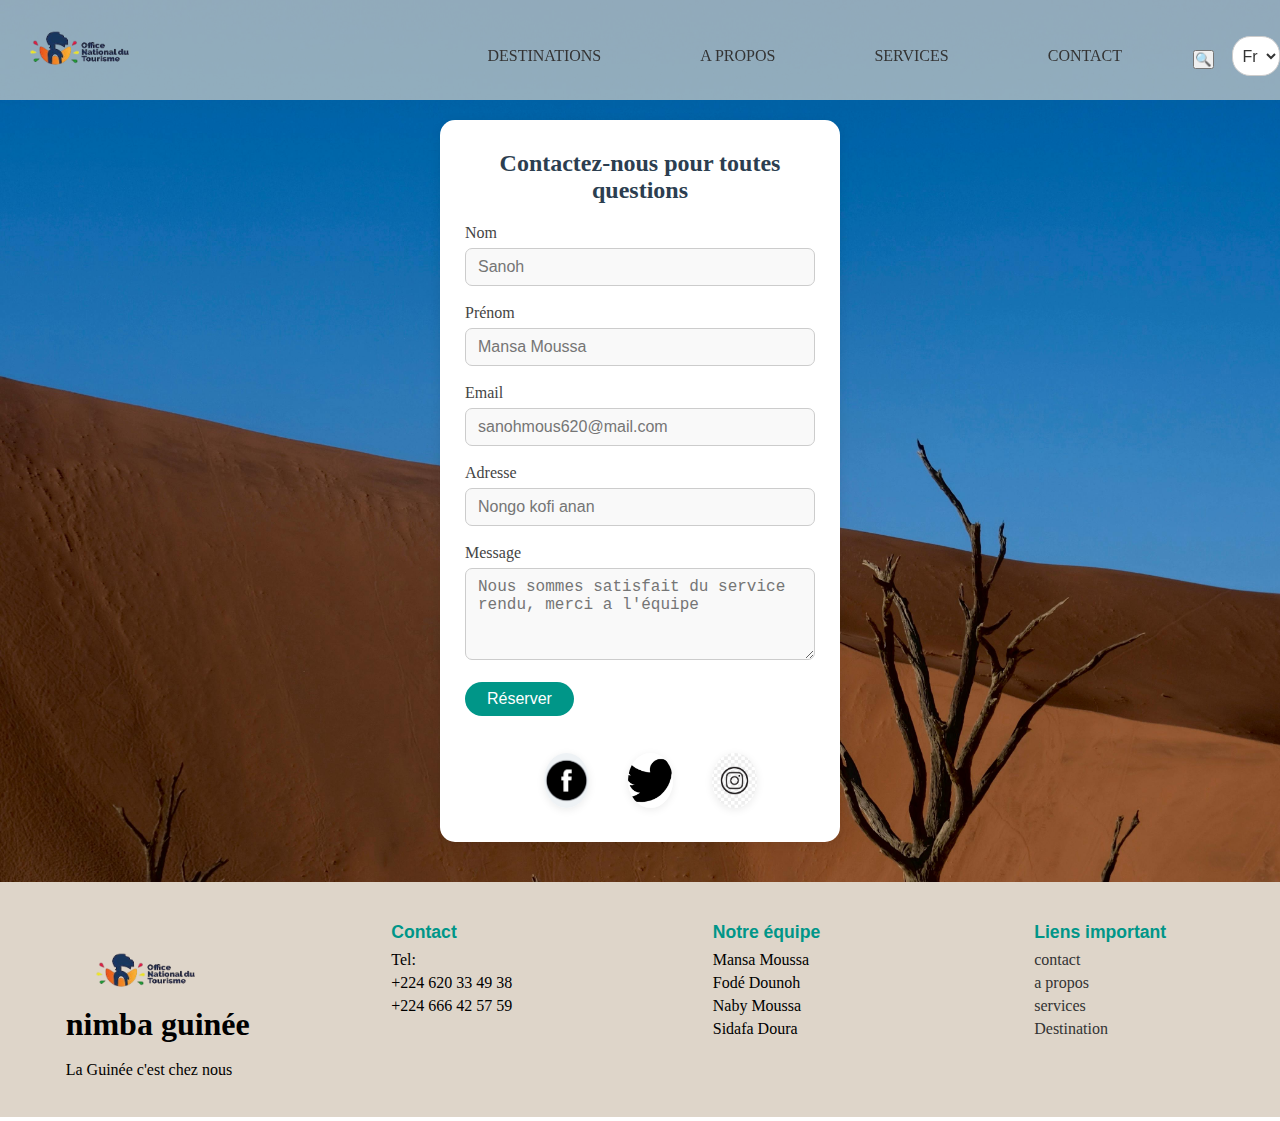
<file: contact.html>
<!DOCTYPE html>
<html lang="en">

<head>
    <meta charset="UTF-8">
    <meta name="viewport" content="width=device-width, initial-scale=1.0">
    <title>Contact</title>
    <link rel="stylesheet" href="styles.css">
</head>

<body>
    <div>
        <header class="header">
            <a href="index.html"><img src="images/logoo.png" alt="logo" style="height: 65px" ; width="115px"></a>

            <nav>
                <ul class="menu">
                    <li class="dropdown">
                        <a href="destination.html">Destinations</a>
                        <ul class="submenu">
                            <li><a href="#">Conakry</a></li>
                            <li><a href="#">Kérouané</a></li>
                            <li><a href="#">Kindia</a></li>
                            <li><a href="#">Labé</a></li>
                        </ul>
                    </li>
                    <li class="dropdown">
                        <a href="apropos.html">A propos</a>
                        <ul class="submenu">
                            <li><a href="#">PDG</a></li>
                            <li><a href="#">DG</a></li>
                            <li><a href="#">L'équipe</a></li>
                        </ul>
                    </li>
                    <li class="dropdown">
                        <a href="services.html">Services</a>
                        <ul class="submenu">
                            <li><a href="#">Santé</a></li>
                            <li><a href="#">Sécurité</a></li>
                            <li><a href="#">Assurances</a></li>
                        </ul>
                    </li>
                    <li class="dropdown">
                        <a href="contact.html">Contact</a>
                        <ul class="submenu">
                            <li><a href="#">+224 11 11</a></li>
                            <li><a href="#">+223 22 22</a></li>
                            <li><a href="#">+221 33 33</a></li>
                        </ul>
                    </li>
                </ul>
                <form class="search-bar" action="#" method="get">
                    <input type="text" name="q" placeholder="Rechercher...">
                    <button type="submit">🔍</button>
                </form>
                <select class="lang-switcher">
                    <option value="fr">Fr</option>
                    <option value="en">En</option>
                    <option value="es">Es</option>
                </select>
            </nav>

        </header>

    </div>
    <div class="formulaire">
        <form action="#" method="post">
            <h2>Contactez-nous pour toutes questions</h2>
            <div class="form-group">
                <label for="name">Nom</label>
                <input type="text" id="name" name="name" required placeholder="Sanoh">
            </div>
            <div class="form-group">
                <label for="prenom">Prénom</label>
                <input type="text" id="prenom" name="prenom" required placeholder="Mansa Moussa">
            </div>
            <div class="form-group">
                <label for="email">Email</label>
                <input type="email" id="email" name="email" required placeholder="sanohmous620@mail.com">
            </div>
            <div class="form-group">
                <label for="adresse">Adresse</label>
                <input type="text" id="adresse" name="adresse" required placeholder="Nongo kofi anan">
            </div>
            <div class="form-group">
                <label for="message">Message</label>
                <textarea name="message" id="message" rows="4" required
                    placeholder="Nous sommes satisfait du service rendu, merci a l'équipe"></textarea>
            </div>
            <button class="btn-reserver" onclick="alert('Réservation à venir !')">Réserver</button>
            <!-- <button type="submit" class="btn">Envoyer</button> -->
            <div class="social-icons">
                <a href="#" target="_blank"><img src="images/facebook-logo.png" alt="Facebook" style="height: 55px" ;
                        width="65px" /></a>
                <a href="#" target="_blank"><img src="images/logo-twitter.png" alt="Twitter" style="height: 55px" ;
                        width="65px" /></a>
                <a href="#" target="_blank"><img src="images/logo-insta.jpg" alt="Instagram" style="height: 55px" ;
                        width="65px" /></a>
            </div>
        </form>
    </div>
    <footer class="footer">
        <div>
            <a href="index.html"><img src="images/logoo.png" alt="logo"></a>
            <h1>nimba guinée</h1><br>
            <p>La Guinée c'est chez nous</p>
        </div>
        <div>
            <h2 class="footer-titre">Contact</h2>
            <ul>
                <li>Tel:</li>
                <li>+224 620 33 49 38</li>
                <li>+224 666 42 57 59</li>
            </ul>
        </div>
        <div>
            <h2 class="footer-titre">Notre équipe</h2>
            <ul>
                <li>Mansa Moussa</li>
                <li>Fodé Dounoh</li>
                <li>Naby Moussa </li>
                <li>Sidafa Doura</li>
            </ul>
        </div>
        <div>
            <h2 class="footer-titre">Liens important</h2>
            <ul>
                <li><a href="contact.html">contact</a></li>
                <li><a href="apropos.html">a propos</a></li>
                <li><a href="services.html">services</a></li>
                <li><a href="destination.html">Destination</a></li>
            </ul>
        </div>
    </footer>
</body>

</html>
</file>
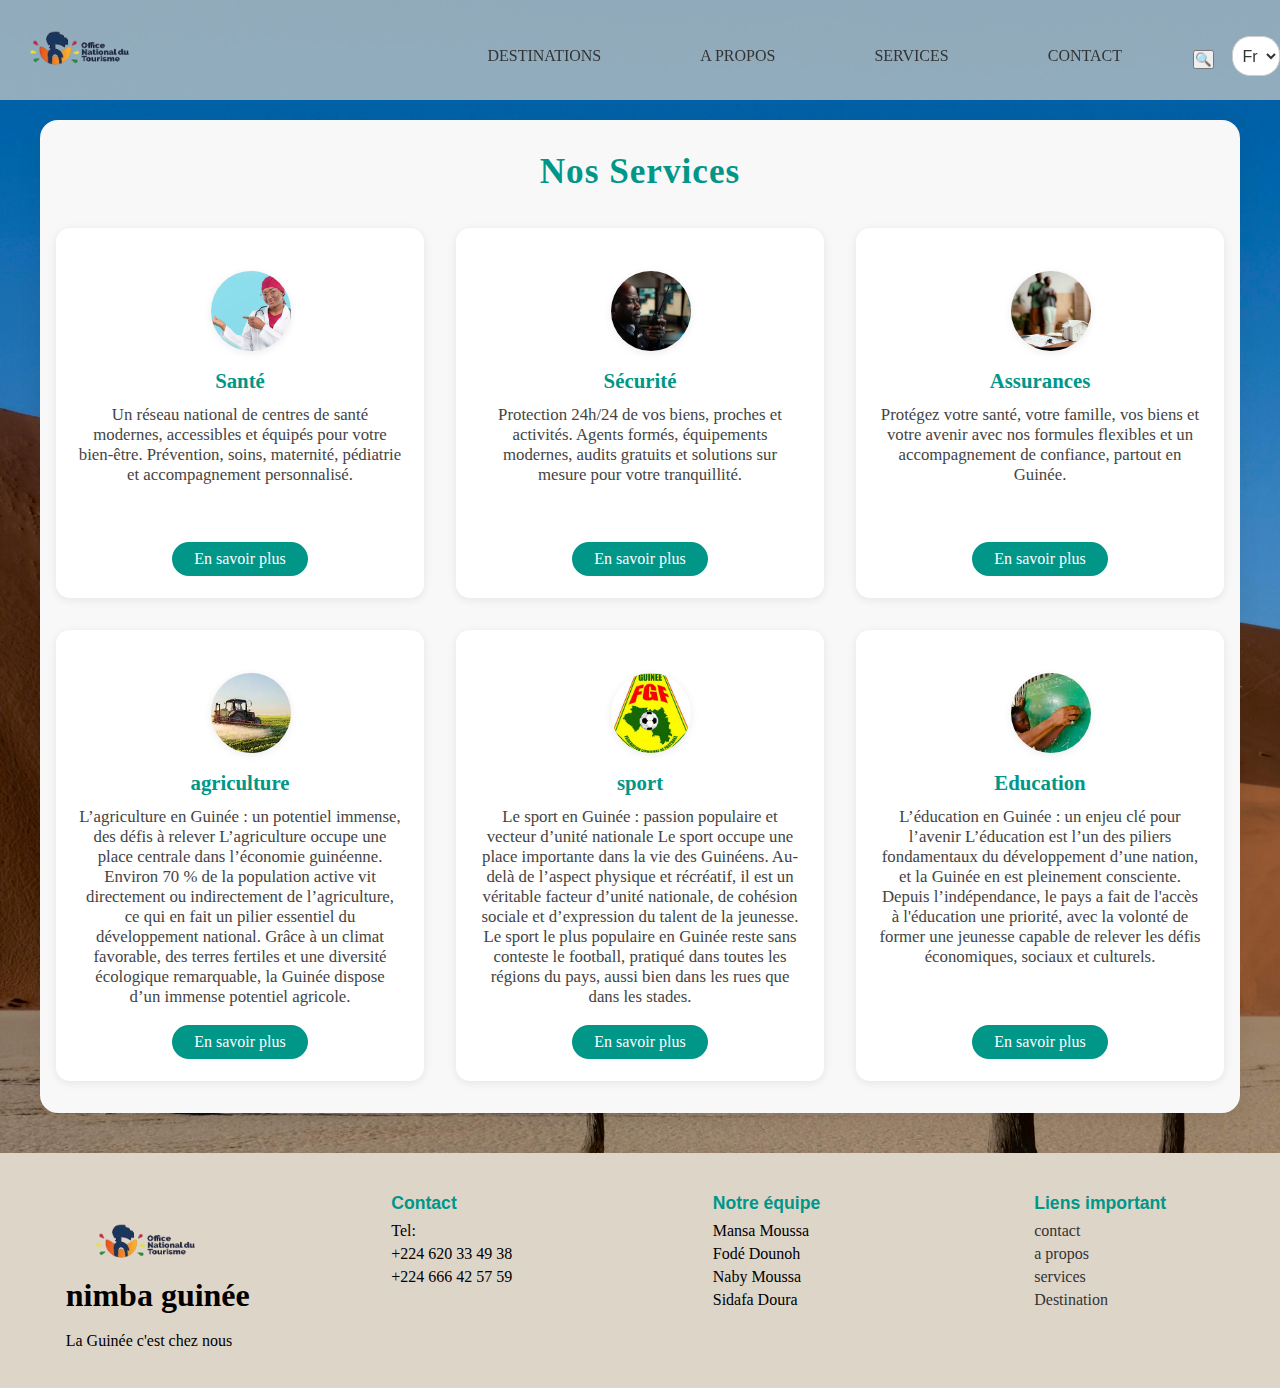
<file: services.html>
<!DOCTYPE html>
<html lang="en">

<head>
    <meta charset="UTF-8">
    <meta name="viewport" content="width=device-width, initial-scale=1.0">
    <title>Services</title>
    <link rel="stylesheet" href="styles.css">
</head>

<body>
    <div>
        <header class="header">
            <a href="index.html"><img src="images/logoo.png" alt="logo" style="height: 65px" ; width="115px"></a>
            <nav>
                <ul class="menu">
                    <li class="dropdown">
                        <a href="destination.html">Destinations</a>
                        <ul class="submenu">
                            <li><a href="#">Conakry</a></li>
                            <li><a href="#">Kérouané</a></li>
                            <li><a href="#">Kindia</a></li>
                            <li><a href="#">Labé</a></li>
                        </ul>
                    </li>
                    <li class="dropdown">
                        <a href="apropos.html">A propos</a>
                        <ul class="submenu">
                            <li><a href="#">PDG</a></li>
                            <li><a href="#">DG</a></li>
                            <li><a href="#">L'équipe</a></li>
                        </ul>
                    </li>
                    <li class="dropdown">
                        <a href="services.html">Services</a>
                        <ul class="submenu">
                            <li><a href="#">Santé</a></li>
                            <li><a href="#">Sécurité</a></li>
                            <li><a href="#">Assurances</a></li>
                        </ul>
                    </li>
                    <li class="dropdown">
                        <a href="contact.html">Contact</a>
                        <ul class="submenu">
                            <li><a href="#">+224 11 11</a></li>
                            <li><a href="#">+223 22 22</a></li>
                            <li><a href="#">+221 33 33</a></li>
                        </ul>
                    </li>
                </ul>
                <form class="search-bar" action="#" method="get">
                    <input type="text" name="q" placeholder="Rechercher...">
                    <button type="submit">🔍</button>
                </form>
                <select class="lang-switcher">
                    <option value="fr">Fr</option>
                    <option value="en">En</option>
                    <option value="es">Es</option>
                </select>
            </nav>
        </header>
        <section class="services-section">
            <h1>Nos Services</h1>
            <div class="services-list">
                <div class="service-card">
                    <img src="images/docta.avif" alt="Santé">
                    <h2>Santé</h2>
                    <p>
                        Un réseau national de centres de santé modernes, accessibles et équipés pour votre bien-être.
                        Prévention, soins, maternité, pédiatrie et accompagnement personnalisé.
                    </p>
                    <a href="#">En savoir plus</a>
                </div>
                <div class="service-card">
                    <img src="images/secu.avif" alt="Sécurité">
                    <h2>Sécurité</h2>
                    <p>
                        Protection 24h/24 de vos biens, proches et activités. Agents formés, équipements modernes,
                        audits gratuits et solutions sur mesure pour votre tranquillité.
                    </p>
                    <a href="#">En savoir plus</a>
                </div>
                <div class="service-card">
                    <img src="images/assurance.avif" alt="Assurances">
                    <h2>Assurances</h2>
                    <p>
                        Protégez votre santé, votre famille, vos biens et votre avenir avec nos formules flexibles et un
                        accompagnement de confiance, partout en Guinée.
                    </p>
                    <a href="#">En savoir plus</a>
                </div>
                <div class="service-card">
                    <img src="images/agric.jpg" alt="Santé">
                    <h2>agriculture</h2>
                    <p>
                        L’agriculture en Guinée : un potentiel immense, des défis à relever
                        L’agriculture occupe une place centrale dans l’économie guinéenne. Environ 70 % de la population
                        active vit directement ou indirectement de l’agriculture, ce qui en fait un pilier essentiel du
                        développement national.
                        Grâce à un climat favorable, des terres fertiles et une diversité écologique remarquable, la
                        Guinée dispose d’un immense potentiel agricole. </p>
                    <a href="#">En savoir plus</a>
                </div>
                <div class="service-card">
                    <img src="images/sport.jpg" alt="Santé">
                    <h2>sport</h2>
                    <p>Le sport en Guinée : passion populaire et vecteur d’unité nationale
                        Le sport occupe une place importante dans la vie des Guinéens. Au-delà de l’aspect physique et
                        récréatif,
                        il est un véritable facteur d’unité nationale, de cohésion sociale et d’expression du talent de
                        la jeunesse.
                        Le sport le plus populaire en Guinée reste sans conteste le football,
                        pratiqué dans toutes les régions du pays, aussi bien dans les rues que dans les stades.</p>
                    <a href="#">En savoir plus</a>
                </div>
                <div class="service-card">
                    <img src="images/educ.jpg" alt="Santé">
                    <h2>Education</h2>
                    <p>
                        L’éducation en Guinée : un enjeu clé pour l’avenir
                        L’éducation est l’un des piliers fondamentaux du développement d’une nation,
                        et la Guinée en est pleinement consciente. Depuis l’indépendance, le pays a fait de l'accès à
                        l'éducation une priorité,
                        avec la volonté de former une jeunesse capable de relever les défis économiques, sociaux et
                        culturels. </p>
                    <a href="#">En savoir plus</a>
                </div>
            </div>
        </section>
    </div>
    <footer class="footer">
        <div>
            <a href="index.html"><img src="images/logoo.png" alt="logo"></a>
            <h1>nimba guinée</h1><br>
            <p>La Guinée c'est chez nous</p>
        </div>
        <div>
            <h2 class="footer-titre">Contact</h2>
            <ul>
                <li>Tel:</li>
                <li>+224 620 33 49 38</li>
                <li>+224 666 42 57 59</li>
            </ul>
        </div>
        <div>
            <h2 class="footer-titre">Notre équipe</h2>
            <ul>
                <li>Mansa Moussa</li>
                <li>Fodé Dounoh</li>
                <li>Naby Moussa </li>
                <li>Sidafa Doura</li>
            </ul>
        </div>
        <div>
            <h2 class="footer-titre">Liens important</h2>
            <ul>
                <li><a href="contact.html">contact</a></li>
                <li><a href="apropos.html">a propos</a></li>
                <li><a href="services.html">services</a></li>
                <li><a href="destination.html">Destination</a></li>
            </ul>
        </div>
    </footer>
</body>

</html>
</file>
<file: styles.css>
/* =========================
   RESET & STRUCTURE GLOBALE
   ========================= */
* {
    margin: 0;
    padding: 0;
    box-sizing: border-box;
}

body {
    min-height: 100vh;
    width: 100%;
    margin: 0;
    padding: 0;
    display: flex;
    flex-direction: column;
    background-image: url(images/21.jpg);
    background-size: cover;
    background-repeat: no-repeat;
    overflow-x: hidden;
}

/* =========================
   HEADER
   ========================= */
.header {
    height: 100px;
    width: 100%;
    display: flex;
    align-items: center;
    justify-content: space-between;
    margin: 0;
    padding: 0;
    background-color: rgba(222, 213, 201, 0.65);
    /* 0.85 = 85% opaque */
    top: 0;
    display: block;
    position: fixed;
    z-index: 100;
}

.header nav {
    display: flex;
    float: right;
    margin: 0;
    flex: 1;
}

.header nav ul li {
    display: flex;
    float: right;
    list-style: none;
    text-decoration: none;
    padding: 40px;
    text-transform: uppercase;
    justify-content: space-between;
}

.header ul li a,
footer ul li a {
    text-decoration: none;
}

/* =========================
   IMAGES
   ========================= */
img {
    border-radius: 51px;
    margin-left: 21px;
    margin-top: 15px;
}

/* =========================
   MAIN
   ========================= */
.main {
    max-width: 1200px;
    margin: 120px auto 0 auto;
    padding: 20px;
    display: flex;
    flex-wrap: wrap;
    gap: 30px;
    justify-content: center;
    background: rgba(255, 255, 255, 0.85);
    border-radius: 18px;
    box-shadow: 0 4px 24px rgba(0, 0, 0, 0.07);
}

.main div {
    border-radius: 25px;
    display: flex;
    justify-content: space-around;
    margin: 20px auto;
}

.main div article h2 {
    text-align: center;
    color: springgreen;
}

.main div article p {
    text-align: center;
    font-size: small;
}

/* =========================
   ARTICLES
   ========================= */
.arcticle {
    flex: 1 1 320px;
    max-width: 370px;
    background: #f8f8f8;
    border-radius: 14px;
    box-shadow: 0 2px 10px rgba(0, 0, 0, 0.06);
    margin-bottom: 20px;
    padding: 18px 16px;
    display: flex;
    flex-direction: column;
    align-items: center;
}

.arcticle img {
    border-radius: 18px;
    width: 100%;
    max-width: 180px;
    height: auto;
    margin-bottom: 12px;
}

.arcticle h2 {
    font-size: 1.2rem;
    color: #009688;
    margin-bottom: 10px;
    text-align: center;
}

.arcticle p {
    font-size: 1rem;
    color: #333;
    text-align: justify;
}

.dest-page-section {
    max-width: 1200px;
    margin: 120px auto 40px auto;
    padding: 32px 16px;
    background: #f8f8f8;
    border-radius: 18px;
    box-shadow: 0 4px 24px rgba(0, 0, 0, 0.07);
}

.dest-page-section h1 {
    text-align: center;
    color: #009688;
    font-size: 2.2rem;
    margin-bottom: 36px;
    letter-spacing: 1px;
}

.dest-grid {
    display: grid;
    grid-template-columns: repeat(auto-fit, minmax(260px, 1fr));
    gap: 32px;
    justify-items: center;
}

.dest-card {
    background: #fff;
    border-radius: 14px;
    box-shadow: 0 2px 10px rgba(0, 0, 0, 0.08);
    padding: 0 0 18px 0;
    text-align: center;
    transition: transform 0.18s, box-shadow 0.18s;
    display: flex;
    flex-direction: column;
    align-items: center;
    min-height: 350px;
}

.dest-card:hover {
    transform: translateY(-8px) scale(1.03);
    box-shadow: 0 8px 24px rgba(0, 150, 136, 0.13);
}

.dest-card img {
    width: 100%;
    height: 180px;
    object-fit: cover;
    border-radius: 14px 14px 0 0;
    margin-bottom: 14px;
}

.dest-card h2 {
    color: #009688;
    font-size: 1.2rem;
    margin: 10px 0 8px 0;
}

.dest-card p {
    color: #444;
    font-size: 1.02rem;
    margin-bottom: 14px;
    padding: 0 10px;
    flex: 1;
}

.dest-card a {
    display: inline-block;
    padding: 7px 20px;
    background: #009688;
    color: #fff;
    border-radius: 18px;
    text-decoration: none;
    font-weight: 500;
    transition: background 0.2s;
    font-size: 1rem;
}

.dest-card a:hover {
    background: #00796b;
}

@media (max-width: 700px) {
    .dest-page-section {
        padding: 12px 2px;
    }

    .dest-card img {
        height: 120px;
    }
}

/* Responsive */
@media (max-width: 700px) {
    .destination {
        padding: 18px 4px;
    }

    /* Pour la grille des destinations */
    .destinations-list {
        display: grid;
        grid-template-columns: repeat(auto-fit, minmax(220px, 1fr));
        gap: 28px;
        justify-items: center;
    }

    .dest img {
        height: 150px;
    }
}

/* =========================
   FOOTER
   ========================= */
.footer {
    width: 100%;
    background: rgb(222, 213, 201);
    display: flex;
    flex-wrap: wrap;
    justify-content: space-around;
    align-items: flex-start;
    padding: 40px 10px 20px 10px;
    box-sizing: border-box;
    gap: 30px;
    flex-shrink: 0;
}

.footer>div {
    min-width: 180px;
    margin-bottom: 18px;
}

.footer-titre {
    color: #009688;
    font-size: 1.1rem;
    margin-bottom: 8px;
    font-family: 'Franklin Gothic Medium', 'Arial Narrow', Arial, sans-serif;
    /* Optionnel */
}

.footer ul {
    padding-left: 0;
}

.footer ul li {
    list-style: none;
    margin-bottom: 5px;
}

.footer a {
    color: #333;
    text-decoration: none;
}

.footer a:hover {
    color: #009688;
    text-decoration: none;
}

.footer div a img {
    height: 65px;
    width: 115px;
}

/* =========================
   FORMULAIRE DE CONTACT
   ========================= */
.formulaire {
    max-width: 400px;
    margin: 120px auto 40px auto;
    padding: 30px 25px;
    background: #fff;
    border-radius: 15px;
    box-shadow: 0 2px 12px rgba(0, 0, 0, 0.08);
}

.formulaire h2 {
    text-align: center;
    margin-bottom: 20px;
    color: #2c3e50;
}

.form-group {
    margin-bottom: 18px;
}

.form-group label {
    display: block;
    margin-bottom: 6px;
    color: #444;
    font-weight: 500;
}

.form-group input,
.form-group textarea {
    width: 100%;
    padding: 9px 12px;
    border: 1px solid #ccc;
    border-radius: 7px;
    font-size: 1rem;
    background: #f9f9f9;
    transition: border 0.2s;
}

.form-group input:focus,
.form-group textarea:focus {
    border-color: #009688;
    outline: none;
}

.btn {
    display: block;
    width: 100%;
    padding: 12px;
    background: #009688;
    color: #fff;
    border: none;
    border-radius: 7px;
    font-size: 1.1rem;
    font-weight: bold;
    cursor: pointer;
}

.btn:hover {
    background: #00796b;
}

.social-icons {
    display: flex;
    justify-content: center;
    gap: 18px;
    margin-top: 22px;
}

.social-icons a img {
    width: 45px;
    height: 45px;
    border-radius: 50%;
    transition: transform 0.2s, box-shadow 0.2s;
    box-shadow: 0 2px 8px rgba(0, 0, 0, 0.08);
    object-fit: cover;
}

.social-icons a img:hover {
    transform: scale(1.12);
    box-shadow: 0 4px 16px rgba(0, 150, 136, 0.18);
}

/* =========================
   RESPONSIVE DESIGN
   ========================= */
@media (max-width: 900px) {
    .main {
        flex-direction: column;
        gap: 18px;
        padding: 10px;
    }

    .arcticle {
        max-width: 100%;
    }

    .destination {
        padding: 10px 0;
    }

    .footer {
        flex-direction: column;
        align-items: center;
        gap: 18px;
        padding: 30px 5px 15px 5px;
    }
}

@media (max-width: 600px) {
    .main {
        margin-top: 110px;
        padding: 5px;
    }

    .arcticle {
        padding: 10px 6px;
    }

    .destination h2 {
        font-size: 1.1rem;
    }

    .dest img {
        max-width: 98vw;
    }

    .footer {
        padding: 18px 2px 10px 2px;
    }

    .footer>div {
        min-width: 120px;
    }
}

/* Menu principal */
.menu {
    list-style: none;
    display: flex;
    gap: 5px;
    align-items: center;
    margin: 0;
    padding: 0;
}

.menu>li {
    position: relative;
}

.menu>li>a {
    display: block;
    padding: 7px 7px;
    font-size: 0, 80rem;
    color: #333;
    text-decoration: none;
    font-weight: 500;
}

.menu>li>a:hover {
    background: #e0e0e0;
    border-radius: 8px;
}

/* Sous-menu déroulant */
.submenu {
    display: none;
    position: absolute;
    top: 100%;
    left: 0;
    min-width: 170px;
    background: #fff;
    box-shadow: 0 2px 8px rgba(0, 0, 0, 0.08);
    border-radius: 0 0 10px 10px;
    z-index: 200;
    padding: 8px 0;
}

.submenu li a {
    display: block;
    padding: 10px 18px;
    color: #333;
    text-decoration: none;
    font-size: 1rem;
}

.submenu li a:hover {
    background: #009688;
    color: #fff;
}

/* Affiche le sous-menu au survol */
.menu>li.dropdown:hover>.submenu {
    display: block;
}

/* Responsive : menu vertical sur mobile */
@media (max-width: 700px) {
    .menu {
        flex-direction: column;
        gap: 0;
    }

    .menu>li>a {
        padding: 14px 10px;
    }

    .submenu {
        position: static;
        box-shadow: none;
        border-radius: 0;
        min-width: 100%;
    }
}

.img {
    width: 120%;
    height: 656px;
    /* margin-top: 120px; */
    background-image: url(images/monslides.jpg);
    background-size: cover;
    background-repeat: no-repeat;
}

.img p {
    position: relative;
    color: white;
    display: flex;
    float: right;
    align-items: center;
    padding-right: 455px;
    text-transform: uppercase;
}


.search-bar {
    display: flex;
    align-items: center;
    position: relative;
    height: 48px;
    margin-left: 24px;
    margin-top: 35px;
}

.search-bar input[type="text"] {
    width: 0;
    opacity: 0;
    padding: 0;
    border: none;
    outline: none;
    border-radius: 24px;
    font-size: 1.1rem;
    background: #fff;
    transition: width 0.4s cubic-bezier(.4, 0, .2, 1), opacity 0.3s, padding 0.3s;
    position: absolute;
    right: 56px;
    z-index: 1;
    box-shadow: 0 2px 8px rgba(0, 0, 0, 0.08);
}

.search-bar:focus-within input[type="text"],
.search-bar:hover input[type="text"] {
    width: 200px;
    opacity: 1;
    padding: 10px 18px;
    border: 1px solid #009688;
}

.search-btn {
    background: #009688;
    color: #fff;
    border: none;
    border-radius: 50%;
    width: 48px;
    height: 48px;
    font-size: 1.7rem;
    cursor: pointer;
    display: flex;
    align-items: center;
    justify-content: center;
    z-index: 2;
    transition: background 0.2s;
}

.search-btn:hover {
    background: #00796b;
}

.lang-switcher {
    width: 48px;
    opacity: 1;
    padding: 8px 0;
    border-radius: 18px;
    border: 1px solid #ccc;
    background: #fff;
    color: #333;
    font-size: 1rem;
    outline: none;
    cursor: pointer;
    height: 40px;
    align-self: center;
    margin-left: 18px;
    transition: width 0.4s cubic-bezier(.4, 0, .2, 1), padding 0.3s, border 0.2s;
    overflow: hidden;
    text-align: center;
    position: relative;
}

/* Animation à l'ouverture */
.lang-switcher:focus,
.lang-switcher:hover {
    width: 120px;
    padding: 8px 16px;
    border: 1.5px solid #009688;
}

.guinea {
    color: aqua;
    display: flex;
    flex-direction: row;
    /* Assure l'ordre gauche-droite */
    align-items: center;
    justify-content: center;
    gap: 10px;
    margin: 40px auto;
    max-width: 1200px;
    flex-wrap: wrap;
    /* Passe en colonne sur mobile */
}

.guinea>div:first-child {
    order: 1;
    /* Toujours à gauche */
}

.guinea>div:last-child {
    order: 2;
    /* Toujours à droite */
    display: flex;
    justify-content: flex-end;
}

.guinea img {
    max-width: 100%;
    height: auto;
    border-radius: 18px;
    box-shadow: 0 2px 12px rgba(0, 0, 0, 0.08);
}

.guinea>div {
    flex: 1 1 0;
    min-width: 0;
}

.services-section {
    max-width: 1200px;
    margin: 120px auto 40px auto;
    padding: 32px 16px;
    background: #f8f8f8;
    border-radius: 18px;
    box-shadow: 0 4px 24px rgba(0, 0, 0, 0.07);
}

.services-section h1 {
    text-align: center;
    color: #009688;
    font-size: 2.2rem;
    margin-bottom: 36px;
    letter-spacing: 1px;
}

.services-list {
    display: grid;
    grid-template-columns: repeat(auto-fit, minmax(290px, 1fr));
    gap: 32px;
}

.service-card {
    background: #fff;
    border-radius: 14px;
    box-shadow: 0 2px 10px rgba(0, 0, 0, 0.08);
    padding: 28px 22px 22px 22px;
    text-align: center;
    transition: transform 0.18s, box-shadow 0.18s;
    display: flex;
    flex-direction: column;
    align-items: center;
    min-height: 370px;
}

.service-card:hover {
    transform: translateY(-8px) scale(1.03);
    box-shadow: 0 8px 24px rgba(0, 150, 136, 0.13);
}

.service-card img {
    width: 80px;
    height: 80px;
    object-fit: cover;
    border-radius: 50%;
    margin-bottom: 18px;
    box-shadow: 0 2px 8px rgba(0, 0, 0, 0.08);
    background: #e0f7fa;
}

.service-card h2 {
    color: #009688;
    font-size: 1.3rem;
    margin-bottom: 12px;
}

.service-card p {
    color: #444;
    font-size: 1.05rem;
    margin-bottom: 18px;
    flex: 1;
}

.service-card a {
    display: inline-block;
    padding: 8px 22px;
    background: #009688;
    color: #fff;
    border-radius: 18px;
    text-decoration: none;
    font-weight: 500;
    transition: background 0.2s;
    font-size: 1rem;
}

.service-card a:hover {
    background: #00796b;
}

@media (max-width: 700px) {
    .services-section {
        padding: 12px 2px;
    }

    .service-card {
        padding: 18px 8px 16px 8px;
        min-height: 260px;
    }

    .service-card img {
        width: 60px;
        height: 60px;
    }
}

.about-section {
    max-width: 1100px;
    margin: 120px auto 40px auto;
    padding: 32px 18px;
    background: #f8f8f8;
    border-radius: 18px;
    box-shadow: 0 4px 24px rgba(0, 0, 0, 0.07);
}

.about-section h1 {
    text-align: center;
    color: #009688;
    font-size: 2.2rem;
    margin-bottom: 24px;
    letter-spacing: 1px;
}

.about-content {
    display: flex;
    flex-wrap: wrap;
    gap: 40px;
    align-items: flex-start;
    margin-bottom: 32px;
}

.about-text {
    flex: 2;
    min-width: 260px;
}

.about-img {
    flex: 1;
    min-width: 220px;
    display: flex;
    align-items: center;
    justify-content: center;
}

.about-img img {
    width: 220px;
    height: 220px;
    object-fit: cover;
    border-radius: 50%;
    box-shadow: 0 2px 12px rgba(0, 0, 0, 0.10);
    background: #e0f7fa;
}

.about-values {
    margin: 32px 0 24px 0;
    display: flex;
    gap: 32px;
    flex-wrap: wrap;
    justify-content: center;
}

.about-value {
    background: #fff;
    border-radius: 12px;
    box-shadow: 0 2px 8px rgba(0, 0, 0, 0.07);
    padding: 18px 24px;
    min-width: 180px;
    text-align: center;
    color: #009688;
    font-weight: 600;
    font-size: 1.08rem;
}

.about-team {
    margin: 32px 0 0 0;
    text-align: center;
}

.about-team h2 {
    color: #009688;
    margin-bottom: 18px;
}

.team-list {
    display: flex;
    flex-wrap: wrap;
    gap: 24px;
    justify-content: center;
}

.team-member {
    background: #fff;
    border-radius: 10px;
    box-shadow: 0 2px 8px rgba(0, 0, 0, 0.07);
    padding: 14px 18px;
    min-width: 140px;
    text-align: center;
}

.about-contact {
    margin: 36px 0 0 0;
    text-align: center;
}

.about-contact a {
    display: inline-block;
    padding: 10px 28px;
    background: #009688;
    color: #fff;
    border-radius: 18px;
    text-decoration: none;
    font-weight: 500;
    font-size: 1.1rem;
    transition: background 0.2s;
}

.about-contact a:hover {
    background: #00796b;
}

@media (max-width: 800px) {
    .about-content {
        flex-direction: column;
        align-items: center;
    }

    .about-img img {
        width: 150px;
        height: 150px;
    }

    .destinatiion img {
        width: 100%;
        height: auto;
        max-width: 320px;
        margin-bottom: 12px;
    }
}

/* Section Actualités */
.actus {
    background: #f8f8f8;
    border-radius: 16px;
    box-shadow: 0 2px 12px rgba(0, 0, 0, 0.06);
    max-width: 900px;
    margin: 40px auto 32px auto;
    padding: 28px 18px;
}

.actus h2 {
    color: #009688;
    text-align: center;
    margin-bottom: 22px;
    font-size: 1.5rem;
    letter-spacing: 1px;
}

.actus-list {
    display: grid;
    grid-template-columns: repeat(auto-fit, minmax(260px, 1fr));
    gap: 22px;
}

.actus-list article {
    background: #fff;
    border-radius: 12px;
    box-shadow: 0 2px 8px rgba(0, 0, 0, 0.07);
    padding: 18px 16px 14px 16px;
    display: flex;
    flex-direction: column;
    align-items: flex-start;
    transition: box-shadow 0.2s, transform 0.2s;
}

.actus-list article:hover {
    box-shadow: 0 6px 18px rgba(0, 150, 136, 0.13);
    transform: translateY(-4px) scale(1.02);
}

.actus-list h3 {
    color: #009688;
    margin-bottom: 8px;
    font-size: 1.13rem;
}

.actus-list p {
    color: #444;
    font-size: 1rem;
    margin-bottom: 10px;
}

.actus-list a {
    align-self: flex-end;
    color: #009688;
    text-decoration: none;
    font-weight: 500;
    transition: color 0.2s;
    font-size: 1rem;
}

.actus-list a:hover {
    color: #00796b;
    text-decoration: underline;
}

/* Section Témoignages */
.temoignages {
    background: #fff;
    border-radius: 16px;
    box-shadow: 0 2px 12px rgba(0, 0, 0, 0.06);
    max-width: 700px;
    margin: 32px auto;
    padding: 24px 16px;
    text-align: center;
}

.temoignages h2 {
    color: #009688;
    margin-bottom: 14px;
    font-size: 1.3rem;
}

.temoignages blockquote {
    font-style: italic;
    color: #444;
    font-size: 1.08rem;
    margin: 0 0 8px 0;
}

.temoignages span {
    color: #009688;
    font-weight: 600;
    font-size: 1rem;
}

/* Section Newsletter */
form.newsletter {
    background: #f8f8f8;
    border-radius: 16px;
    box-shadow: 0 2px 12px rgba(0, 0, 0, 0.06);
    max-width: 500px;
    margin: 32px auto 0 auto;
    padding: 18px 16px;
    display: flex;
    flex-direction: column;
    align-items: center;
    gap: 10px;
}

form.newsletter label {
    color: #009688;
    font-weight: 500;
    margin-bottom: 4px;
}

form.newsletter input[type="email"] {
    padding: 8px 14px;
    border-radius: 18px;
    border: 1px solid #ccc;
    font-size: 1rem;
    outline: none;
    transition: border 0.2s;
    width: 80%;
    max-width: 260px;
}

form.newsletter input[type="email"]:focus {
    border-color: #009688;
}

form.newsletter button {
    background: #009688;
    color: #fff;
    border: none;
    border-radius: 18px;
    padding: 8px 22px;
    font-size: 1rem;
    font-weight: 500;
    cursor: pointer;
    transition: background 0.2s;
}

form.newsletter button:hover {
    background: #00796b;
}

/* Responsive */
@media (max-width: 700px) {

    .actus,
    .temoignages,
    form.newsletter {
        padding: 12px 4px;
        margin: 18px 2px;
    }

    .actus-list {
        grid-template-columns: 1fr;
        gap: 12px;
    }
}

/* Section Partenaires */
.partenaires {
    background: #f8f8f8;
    border-radius: 16px;
    box-shadow: 0 2px 12px rgba(0, 0, 0, 0.06);
    max-width: 900px;
    margin: 40px auto 32px auto;
    padding: 28px 18px;
    text-align: center;
}

.partenaires h2 {
    color: #009688;
    margin-bottom: 18px;
    font-size: 1.4rem;
    letter-spacing: 1px;
}

.partenaires-list {
    display: flex;
    justify-content: center;
    align-items: center;
    gap: 32px;
    flex-wrap: wrap;
}

.partenaires-list img {
    height: 70px;
    width: auto;
    border-radius: 12px;
    background: #fff;
    box-shadow: 0 2px 8px rgba(0, 0, 0, 0.07);
    padding: 8px 16px;
    transition: transform 0.2s;
}

.partenaires-list img:hover {
    transform: scale(1.08);
}

/* Section Témoignages */
.temoignages {
    background: #fff;
    border-radius: 16px;
    box-shadow: 0 2px 12px rgba(0, 0, 0, 0.06);
    max-width: 700px;
    margin: 32px auto;
    padding: 24px 16px;
    text-align: center;
}

.temoignages h2 {
    color: #009688;
    margin-bottom: 14px;
    font-size: 1.3rem;
}

.temoignages-list {
    display: grid;
    grid-template-columns: repeat(auto-fit, minmax(220px, 1fr));
    gap: 14px;
    justify-items: center;
}

.temoignages blockquote {
    font-style: italic;
    color: #444;
    font-size: 1.08rem;
    margin: 0 0 8px 0;
    background: #f8f8f8;
    border-radius: 10px;
    padding: 12px 10px;
    box-shadow: 0 2px 8px rgba(0, 0, 0, 0.04);
}

.temoignages span {
    color: #009688;
    font-weight: 600;
    font-size: 1rem;
}
/* Responsive */
@media (max-width: 700px) {

    .partenaires,
    .temoignages,
    form.newsletter {
        padding: 12px 4px;
        margin: 18px 2px;
    }

    .partenaires-list {
        gap: 14px;
    }

    .temoignages-list {
        grid-template-columns: 1fr;
        gap: 10px;
    }
}

.guinea-info-bar {
    display: flex;
    flex-wrap: wrap;
    justify-content: center;
    gap: 28px;
    background: #e0f7fa;
    border-radius: 16px;
    box-shadow: 0 2px 10px rgba(0, 150, 136, 0.07);
    padding: 18px 12px;
    margin: 32px auto 24px auto;
    max-width: 950px;
}

.info-item {
    display: flex;
    flex-direction: column;
    align-items: center;
    min-width: 120px;
}

.info-label {
    color: #009688;
    font-weight: 600;
    font-size: 1.02rem;
    margin-bottom: 2px;
}

.info-value {
    color: #222;
    font-size: 1.08rem;
    font-weight: 500;
}

@media (max-width: 700px) {
    .guinea-info-bar {
        flex-direction: column;
        align-items: center;
        gap: 10px;
        padding: 12px 4px;
    }

    .info-item {
        min-width: 0;
    }
}

.info-icon {
    font-size: 2rem;
    color: #009688;
    margin-bottom: 6px;
    display: block;
}

.info-value {
    color: #222;
    font-size: 1.08rem;
    font-weight: 500;
    text-align: center;
}
.galerie-carousel {
    width: 100%;
    max-width: 900px;
    margin: 0 auto;
    overflow: hidden;
    border-radius: 16px;
    box-shadow: 0 2px 12px rgba(0,0,0,0.07);
    background: #f8f8f8;
    padding: 12px 0;
}
.galerie-track {
    display: flex;
    gap: 18px;
    transition: transform 0.7s cubic-bezier(.4,0,.2,1);
    will-change: transform;
}
.galerie-track img {
    width: 220px;
    height: 140px;
    object-fit: cover;
    border-radius: 12px;
    box-shadow: 0 2px 8px rgba(0,0,0,0.08);
    flex-shrink: 0;
}
@media (max-width: 700px) {
    .galerie-track img {
        width: 120px;
        height: 80px;
    }
}
.avis {
    max-width: 600px;
    margin: 40px auto;
    background: #f8f8f8;
    border-radius: 16px;
    box-shadow: 0 2px 12px rgba(0,0,0,0.07);
    padding: 28px 18px;
    text-align: center;
}
.avis h2 {
    color: #009688;
    margin-bottom: 18px;
}
.avis-form {
    display: flex;
    flex-direction: column;
    gap: 12px;
    align-items: center;
}
.avis-form input, .avis-form textarea {
    width: 90%;
    max-width: 350px;
    padding: 8px 12px;
    border-radius: 8px;
    border: 1px solid #ccc;
    font-size: 1rem;
}
.avis-form textarea {
    min-height: 70px;
    resize: vertical;
}
.avis-form button {
    background: #009688;
    color: #fff;
    border: none;
    border-radius: 18px;
    padding: 8px 22px;
    font-size: 1rem;
    font-weight: 500;
    cursor: not-allowed;
    opacity: 0.7;
}
.info-avis {
    font-size: 0.95rem;
    color: #888;
    margin-top: 6px;
}
.newsletter h2 {
    color: #009688;
    margin-bottom: 8px;
    font-size: 1.2rem;
}
.newsletter-desc {
    color: #444;
    font-size: 1rem;
    margin-bottom: 10px;
}
.hotels {
    max-width: 1100px;
    margin: 40px auto;
    padding: 28px 18px;
    background: #f8f8f8;
    border-radius: 16px;
    box-shadow: 0 2px 12px rgba(0,0,0,0.07);
    text-align: center;
}
.hotels h2 {
    color: #009688;
    margin-bottom: 24px;
}
.hotels-list {
    display: grid;
    grid-template-columns: repeat(auto-fit, minmax(260px, 1fr));
    gap: 28px;
    justify-items: center;
}
.hotel-card {
    background: #fff;
    border-radius: 14px;
    box-shadow: 0 2px 10px rgba(0,0,0,0.08);
    padding: 18px 12px 16px 12px;
    display: flex;
    flex-direction: column;
    align-items: center;
    max-width: 320px;
    transition: transform 0.18s, box-shadow 0.18s;
}
.hotel-card:hover {
    transform: translateY(-6px) scale(1.03);
    box-shadow: 0 8px 24px rgba(0,150,136,0.13);
}
.hotel-card img {
    width: 100%;
    height: 140px;
    object-fit: cover;
    border-radius: 10px;
    margin-bottom: 10px;
}
.hotel-card h3 {
    color: #009688;
    margin: 10px 0 6px 0;
}
.hotel-card p {
    color: #444;
    font-size: 1rem;
    margin-bottom: 12px;
}
.btn-reserver {
    background: #009688;
    color: #fff;
    border: none;
    border-radius: 18px;
    padding: 8px 22px;
    font-size: 1rem;
    font-weight: 500;
    cursor: pointer;
    transition: background 0.2s;
}
.btn-reserver:hover {
    background: #00796b;
}
.btn-reserver a{
    color: white;
    text-decoration: none;
}
.restaurants {
    max-width: 1100px;
    margin: 40px auto;
    padding: 28px 18px;
    background: #f8f8f8;
    border-radius: 16px;
    box-shadow: 0 2px 12px rgba(0,0,0,0.07);
    text-align: center;
}
.restaurants h2 {
    color: #009688;
    margin-bottom: 24px;
}
.restaurants-list {
    display: grid;
    grid-template-columns: repeat(auto-fit, minmax(260px, 1fr));
    gap: 28px;
    justify-items: center;
}
.restaurant-card {
    background: #fff;
    border-radius: 14px;
    box-shadow: 0 2px 10px rgba(0,0,0,0.08);
    padding: 18px 12px 16px 12px;
    display: flex;
    flex-direction: column;
    align-items: center;
    max-width: 320px;
    transition: transform 0.18s, box-shadow 0.18s;
}
.restaurant-card:hover {
    transform: translateY(-6px) scale(1.03);
    box-shadow: 0 8px 24px rgba(0,150,136,0.13);
}
.restaurant-card img {
    width: 100%;
    height: 140px;
    object-fit: cover;
    border-radius: 10px;
    margin-bottom: 10px;
}
.restaurant-card h3 {
    color: #009688;
    margin: 10px 0 6px 0;
}
.restaurant-card p {
    color: #444;
    font-size: 1rem;
    margin-bottom: 12px;
}
.btn-reserver {
    background: #009688;
    color: #fff;
    border: none;
    border-radius: 18px;
    padding: 8px 22px;
    font-size: 1rem;
    font-weight: 500;
    cursor: pointer;
    transition: background 0.2s;
}
.btn-reserver:hover {
    background: #00796b;
}
</file>
